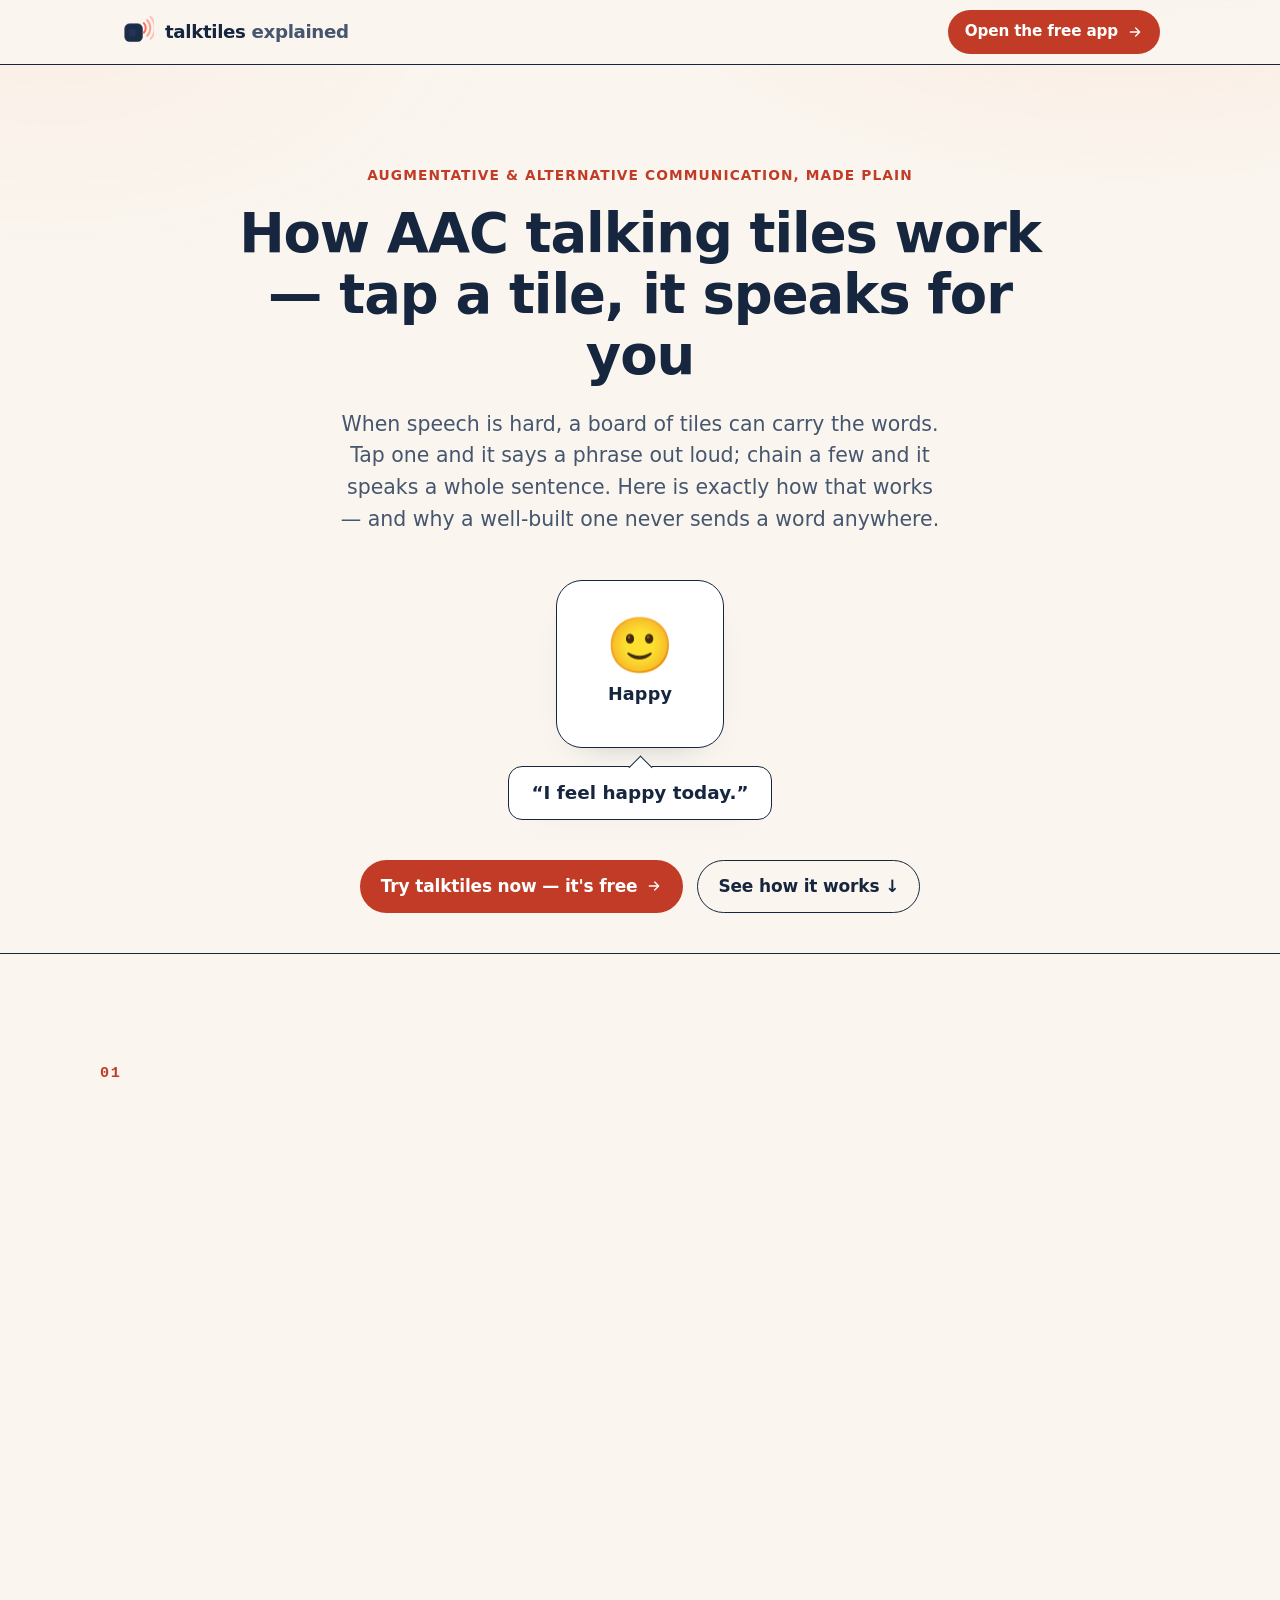
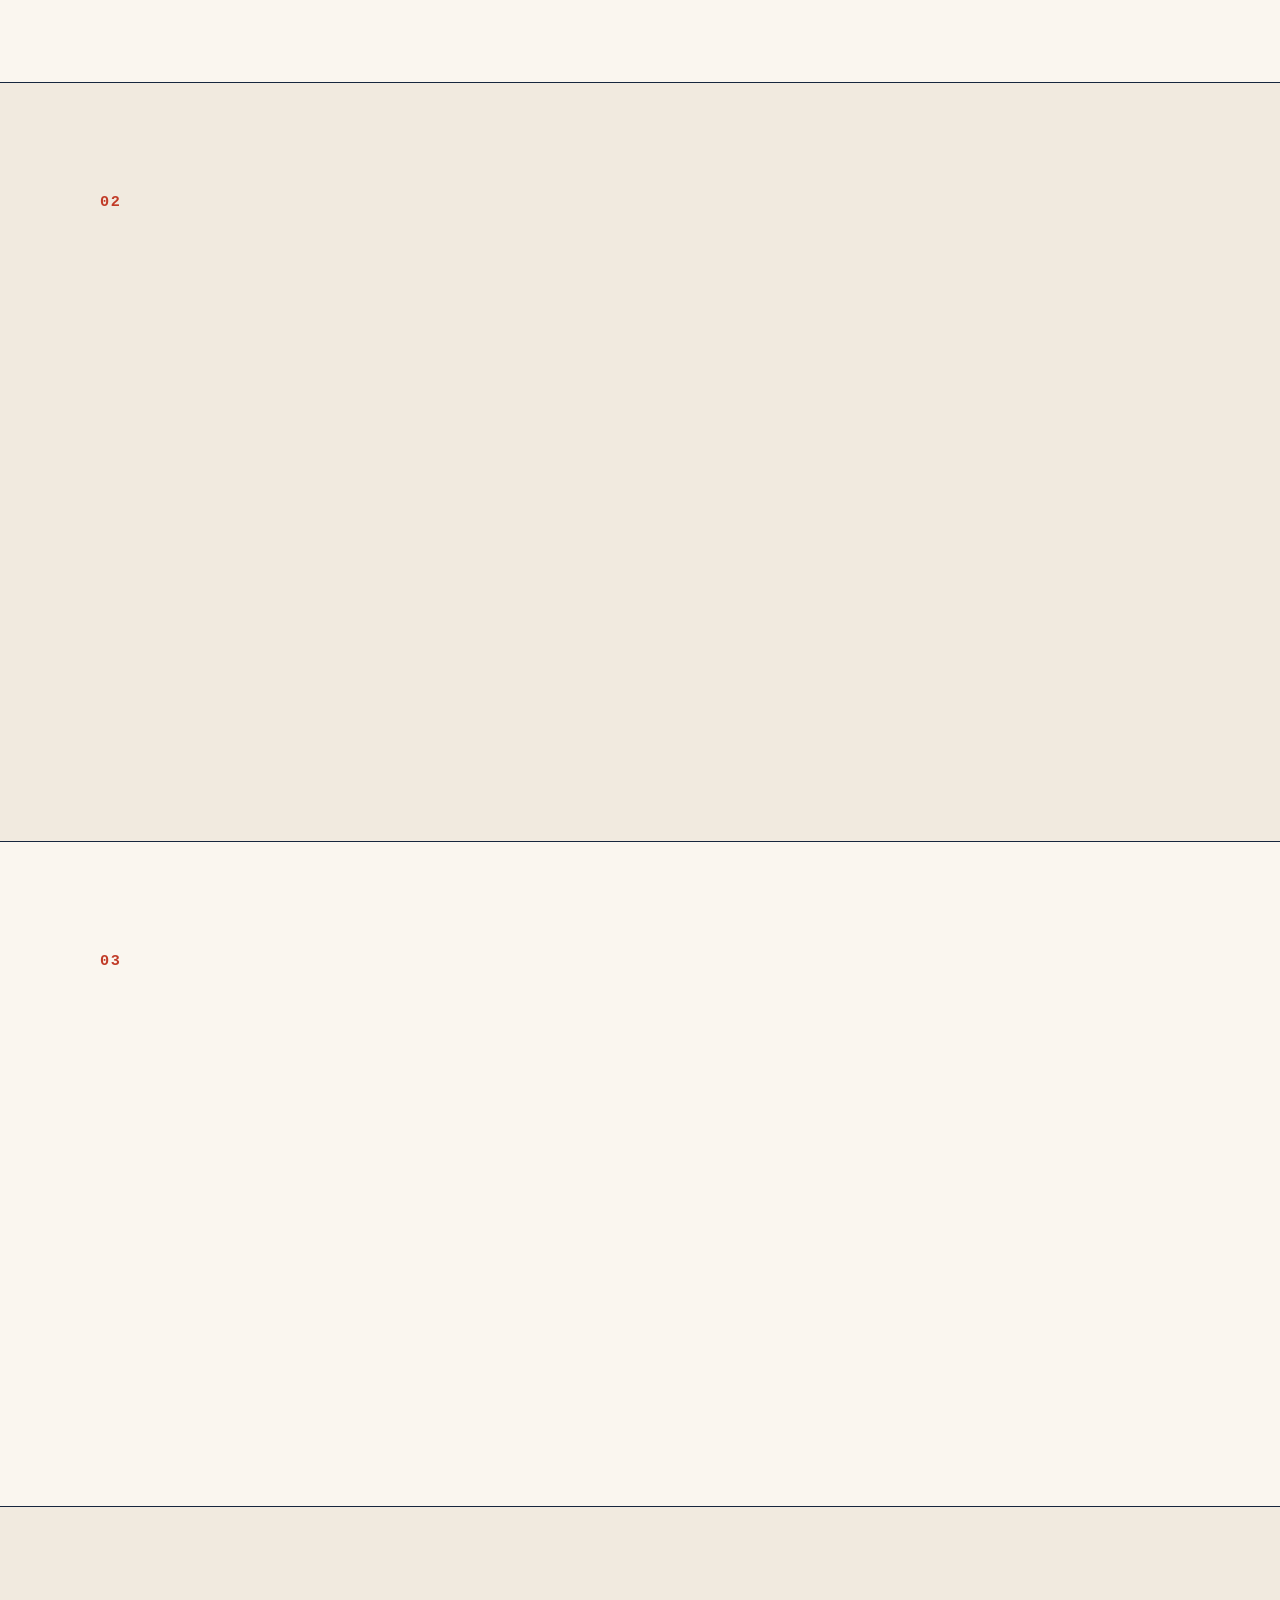
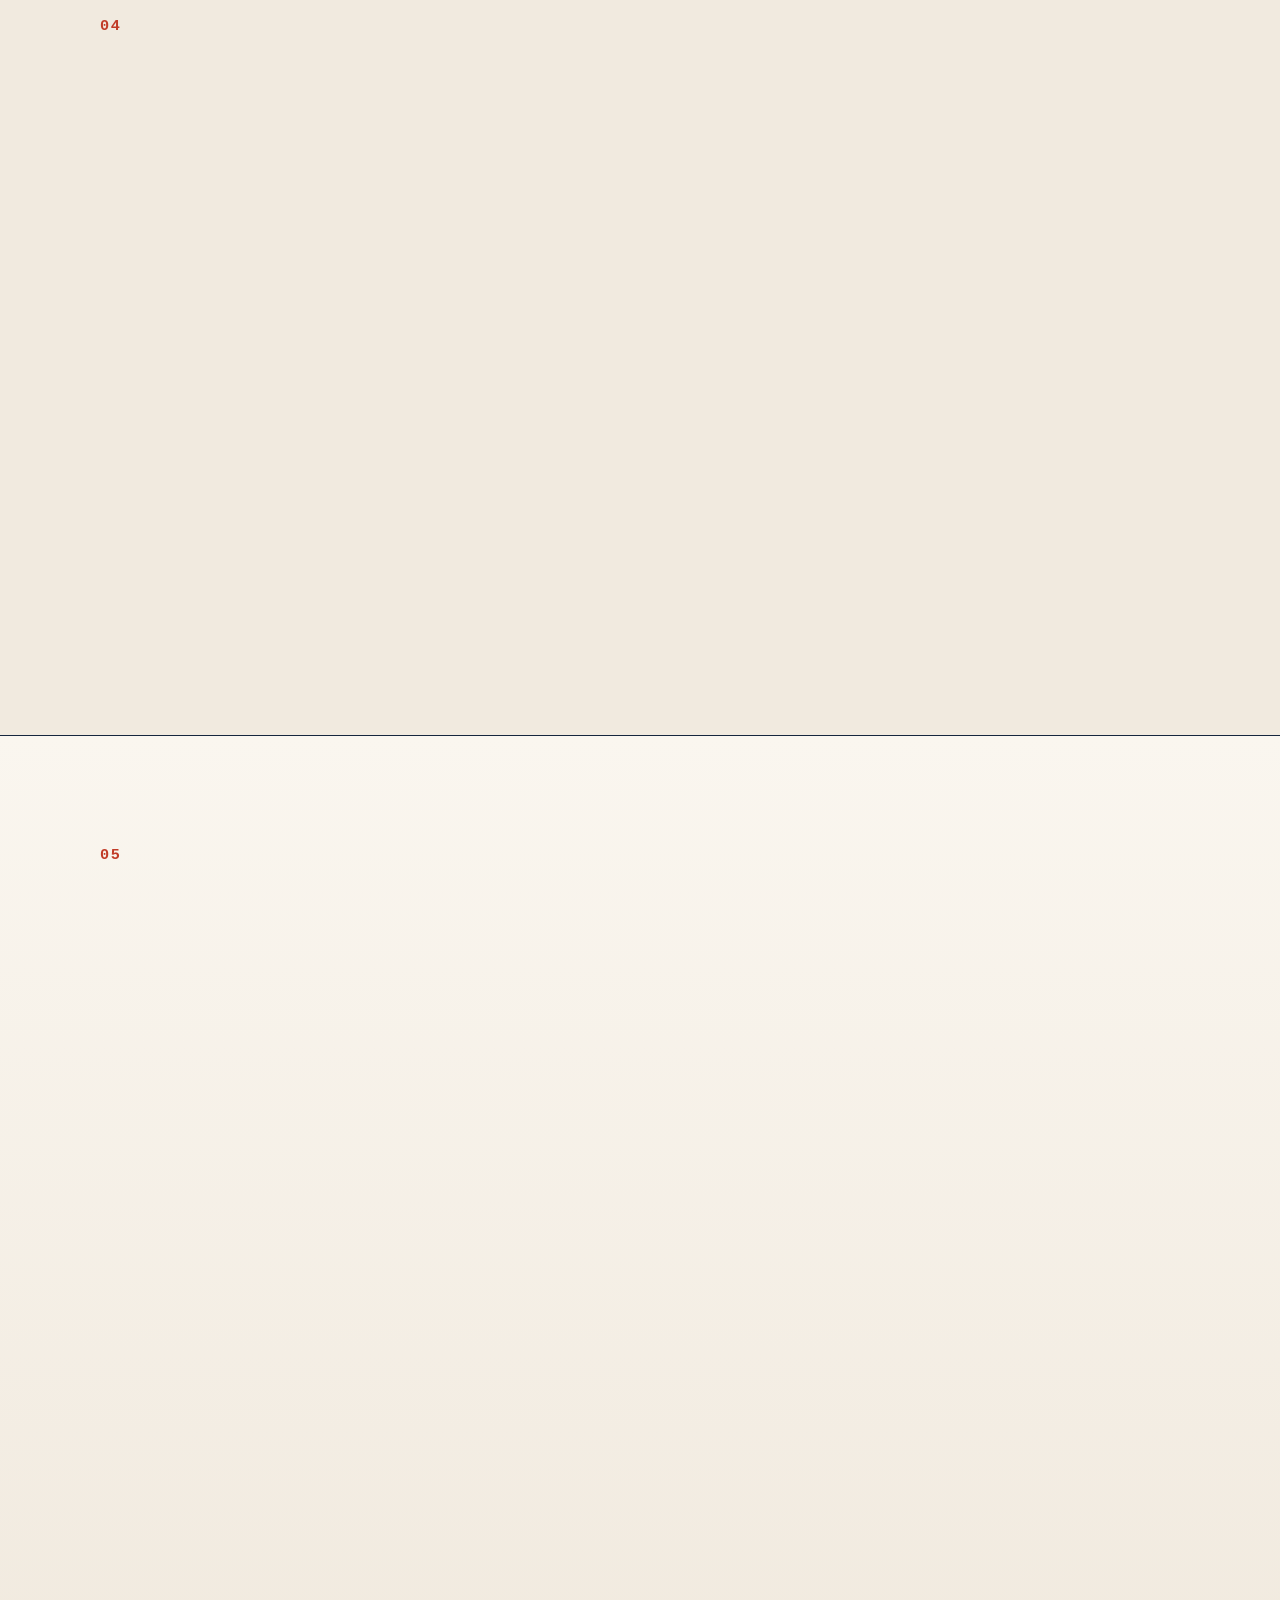
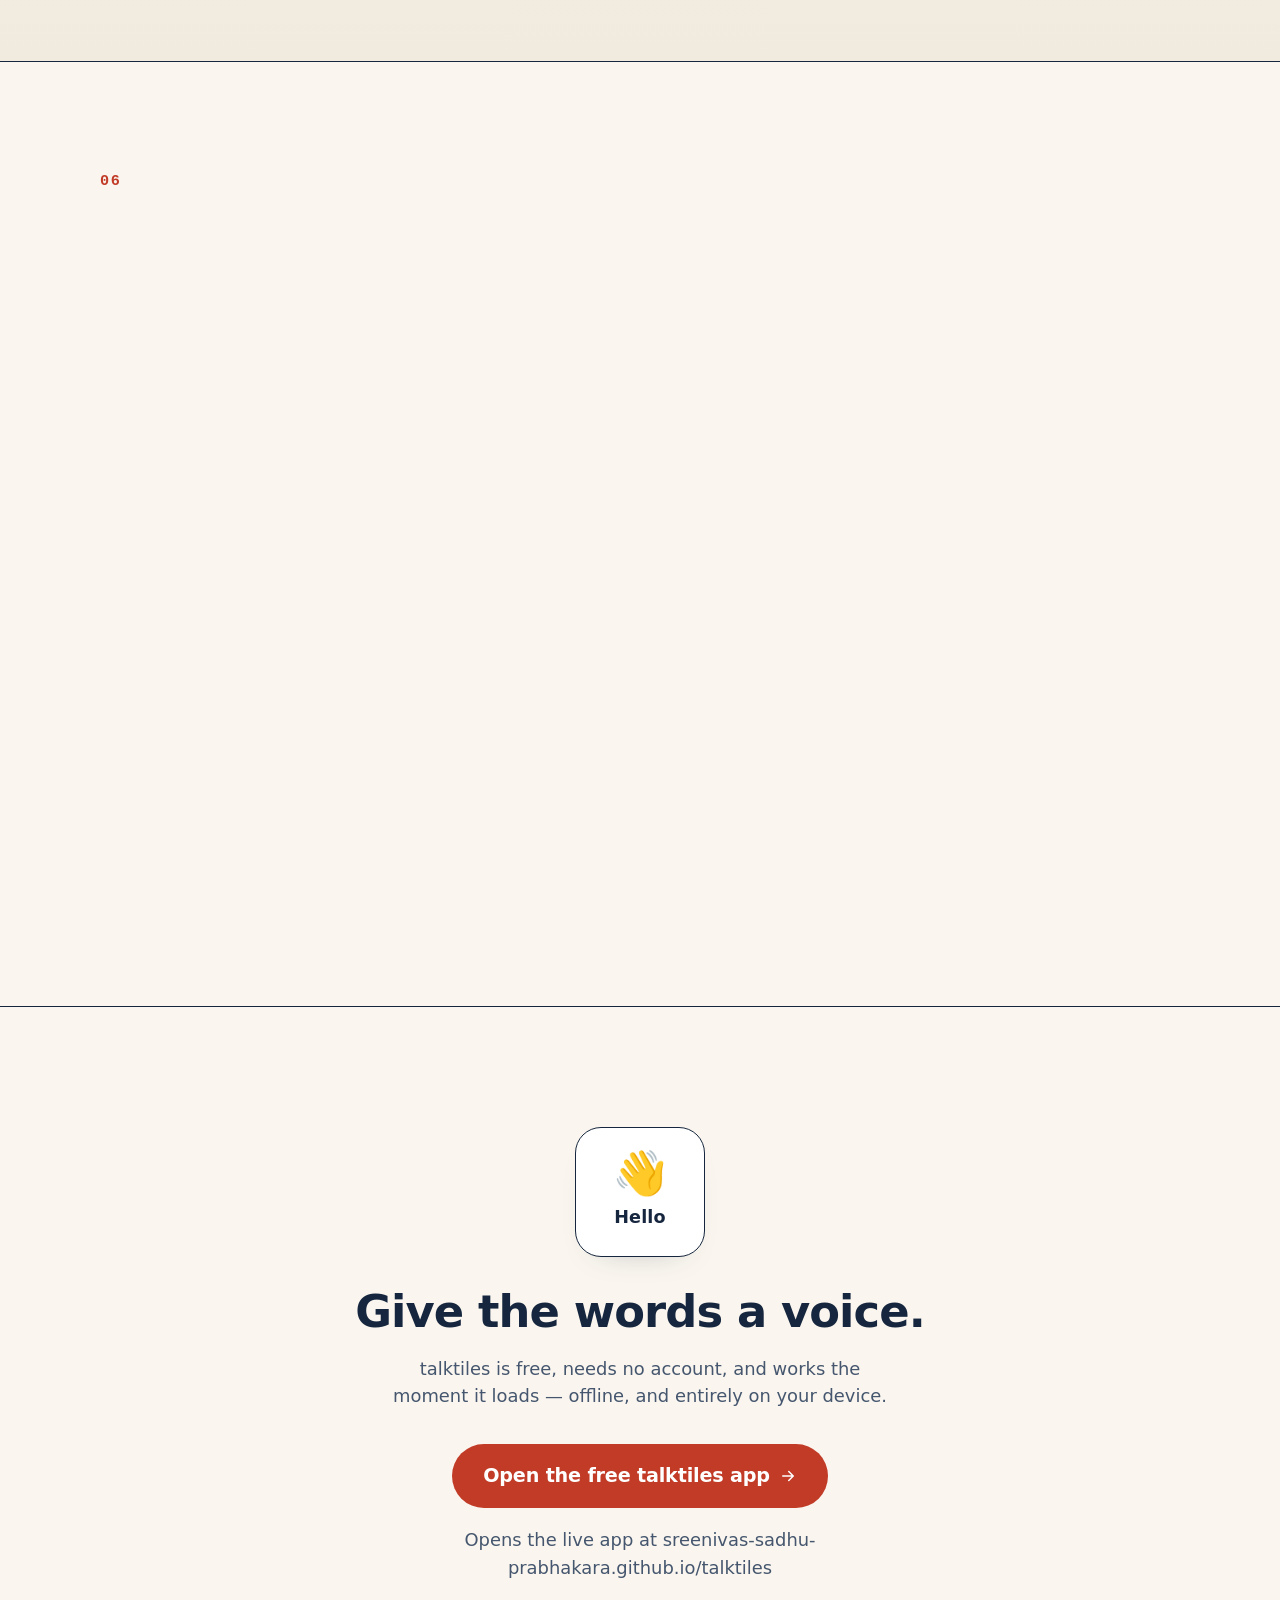
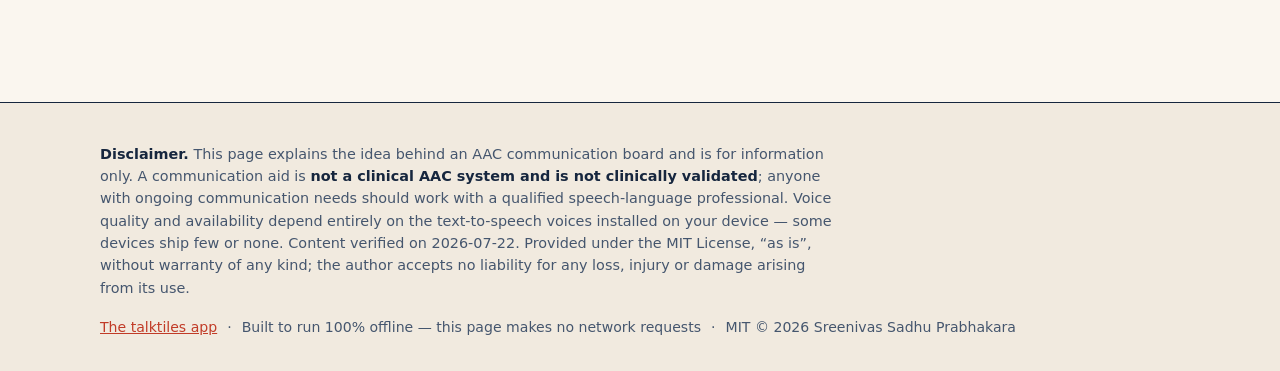
<file: index.html>
<!doctype html>
<html lang="en">
<head>
  <meta charset="utf-8">
  <meta name="viewport" content="width=device-width, initial-scale=1, viewport-fit=cover">
  <meta http-equiv="Content-Security-Policy" content="default-src 'self'; connect-src 'none'; img-src 'self' data:; base-uri 'none'; form-action 'none'; frame-ancestors 'none'; object-src 'none'">
  <title>How AAC talking tiles work — a visual explainer of tap-to-speak boards</title>
  <meta name="description" content="A short animated explainer of how a tap-to-speak AAC communication board works: emoji tiles that speak on your device, a sentence strip, the Fitzgerald colour key, and privacy enforced by the browser itself.">
  <meta name="color-scheme" content="dark light">
  <link rel="canonical" href="https://sreenivas-sadhu-prabhakara.github.io/talktiles-explained/">
  <meta name="robots" content="index, follow, max-image-preview:large">
  <meta name="author" content="Sreenivas Sadhu Prabhakara">
  <meta name="keywords" content="how AAC works, what is an AAC communication board, tap to speak explained, talking tiles, text to speech board, on-device speech synthesis, sentence strip, Fitzgerald key, private AAC, offline communication board">
  <meta name="theme-color" content="#0E1A2B" media="(prefers-color-scheme: dark)">
  <meta name="theme-color" content="#FAF6EF" media="(prefers-color-scheme: light)">

  <!-- Open Graph -->
  <meta property="og:type" content="website">
  <meta property="og:site_name" content="talktiles explained">
  <meta property="og:title" content="How AAC talking tiles work — a visual explainer">
  <meta property="og:description" content="An animated walkthrough of a tap-to-speak communication board: tiles that speak on your device, a sentence strip, and privacy the browser enforces for you.">
  <meta property="og:url" content="https://sreenivas-sadhu-prabhakara.github.io/talktiles-explained/">
  <meta property="og:locale" content="en_US">
  <meta property="og:image" content="https://sreenivas-sadhu-prabhakara.github.io/talktiles-explained/og-image.png">
  <meta property="og:image:width" content="1200">
  <meta property="og:image:height" content="630">
  <meta property="og:image:alt" content="How talking tiles speak for you — an AAC explainer">

  <!-- Twitter -->
  <meta name="twitter:card" content="summary_large_image">
  <meta name="twitter:title" content="How AAC talking tiles work — a visual explainer">
  <meta name="twitter:description" content="An animated walkthrough of a tap-to-speak communication board: tiles that speak on your device, a sentence strip, and privacy the browser enforces.">
  <meta name="twitter:image" content="https://sreenivas-sadhu-prabhakara.github.io/talktiles-explained/og-image.png">
  <meta name="twitter:image:alt" content="How talking tiles speak for you — an AAC explainer">

  <link rel="stylesheet" href="styles.css">
  <link rel="icon" href="favicon.svg" type="image/svg+xml">
  <link rel="apple-touch-icon" href="apple-touch-icon.png">
  <link rel="manifest" href="manifest.webmanifest">

  <script type="application/ld+json">
  {
    "@context": "https://schema.org",
    "@type": "WebApplication",
    "name": "talktiles explained",
    "description": "An animated explainer of how a tap-to-speak AAC communication board works: emoji tiles that speak on your device, a sentence strip that chains words, the Fitzgerald colour key, and privacy enforced by the browser's own security policy.",
    "url": "https://sreenivas-sadhu-prabhakara.github.io/talktiles-explained/",
    "applicationCategory": "EducationalApplication",
    "operatingSystem": "Any (modern web browser)",
    "browserRequirements": "Requires a modern web browser with JavaScript enabled.",
    "isAccessibleForFree": true,
    "offers": { "@type": "Offer", "price": "0", "priceCurrency": "USD" },
    "license": "https://opensource.org/licenses/MIT",
    "author": { "@type": "Person", "name": "Sreenivas Sadhu Prabhakara" },
    "softwareVersion": "0.1.0",
    "featureList": [
      "Animated explainer of tap-to-speak AAC tiles",
      "How the sentence strip chains tiles into a spoken sentence",
      "The Fitzgerald colour-key convention explained",
      "How on-device speech synthesis works",
      "Why privacy is enforced by the browser, not just promised",
      "Link to the free live talktiles app"
    ]
  }
  </script>
  <script type="application/ld+json">
  {
    "@context": "https://schema.org",
    "@type": "FAQPage",
    "mainEntity": [
      {
        "@type": "Question",
        "name": "What is an AAC communication board?",
        "acceptedAnswer": {
          "@type": "Answer",
          "text": "AAC stands for Augmentative and Alternative Communication. A communication board is a set of tiles, each with a picture and a phrase, that a non-speaking person taps to say what they mean. A talking board synthesises the phrase aloud using the device's own text-to-speech voice, so the tile literally speaks for the person."
        }
      },
      {
        "@type": "Question",
        "name": "How does a tap-to-speak board work without the internet?",
        "acceptedAnswer": {
          "@type": "Answer",
          "text": "The speech is generated on the device itself by the browser's built-in speechSynthesis feature, using voices already installed on the phone or computer. Because nothing is fetched from a server, the board keeps working with no signal at all — load it once and it runs fully offline."
        }
      },
      {
        "@type": "Question",
        "name": "Is a private AAC board really private, or is that just a claim?",
        "acceptedAnswer": {
          "@type": "Answer",
          "text": "In the talktiles app it is enforced, not merely promised. The page ships a Content-Security-Policy with connect-src set to none, which means the browser physically blocks every network request the page could make. Boards, custom tiles and settings live only in the browser's local storage; they cannot be uploaded because there is no path out."
        }
      },
      {
        "@type": "Question",
        "name": "Why does a talking board have no voice input?",
        "acceptedAnswer": {
          "@type": "Answer",
          "text": "Speech recognition in the browser ships your audio to the vendor's servers to be transcribed, which would break the privacy guarantee. Speaking out (speech synthesis) is done entirely on the device, so it is safe; listening in is not, so it is left out on purpose rather than faked."
        }
      }
    ]
  }
  </script>
</head>
<body>
  <a class="skip-link" href="#story">Skip to the explainer</a>

  <!-- ============ TOP BAR ============ -->
  <header class="top">
    <div class="top__row">
      <a class="brand" href="#top" aria-label="talktiles explained — top">
        <svg class="brand__mark" viewBox="0 0 100 100" aria-hidden="true">
          <rect x="14" y="26" width="52" height="52" rx="14" fill="#1B2C47" stroke="#2C3F5F" stroke-width="2"/>
          <rect x="26" y="42" width="20" height="20" rx="4" fill="#22345A"/>
          <path d="M70 24a20 20 0 0 1 0 28" fill="none" stroke="#FF6B57" stroke-width="6" stroke-linecap="round"/>
          <path d="M80 15a34 34 0 0 1 0 46" fill="none" stroke="#FF6B57" stroke-width="6" stroke-linecap="round" opacity="0.6"/>
          <path d="M90 6a48 48 0 0 1 0 64" fill="none" stroke="#FF6B57" stroke-width="6" stroke-linecap="round" opacity="0.36"/>
        </svg>
        <span class="brand__word">talktiles<span class="brand__sub"> explained</span></span>
      </a>
      <a class="btn btn--cta top__cta" href="https://sreenivas-sadhu-prabhakara.github.io/talktiles/">
        Open the free app
        <svg viewBox="0 0 24 24" width="16" height="16" aria-hidden="true"><path d="M5 12h13M13 6l6 6-6 6" fill="none" stroke="currentColor" stroke-width="2" stroke-linecap="round" stroke-linejoin="round"/></svg>
      </a>
    </div>
  </header>

  <main id="top">
    <!-- ============ HERO / HOOK ============ -->
    <section class="hero" aria-labelledby="h1">
      <div class="hero__inner">
        <p class="eyebrow">Augmentative &amp; Alternative Communication, made plain</p>
        <h1 id="h1">How AAC talking tiles work — tap a tile, it speaks for you</h1>
        <p class="lede">
          When speech is hard, a board of tiles can carry the words. Tap one and it says
          a phrase out loud; chain a few and it speaks a whole sentence. Here is exactly
          how that works — and why a well-built one never sends a word anywhere.
        </p>

        <!-- The hero motif: a live speaking tile with coral sound-arcs -->
        <div class="hero__demo" role="img" aria-label="A tile showing a smiling face is mid-speech, coral sound-arcs radiating from its corner while it says the phrase 'I feel happy today.'">
          <div class="demotile" id="demoTile">
            <span class="demotile__emoji">🙂</span>
            <span class="demotile__label">Happy</span>
            <svg class="arcs" viewBox="0 0 24 24" aria-hidden="true">
              <path class="arc arc1" d="M13 6a6 6 0 0 1 0 12"/>
              <path class="arc arc2" d="M16 3a10 10 0 0 1 0 18"/>
              <path class="arc arc3" d="M19 0a14 14 0 0 1 0 24"/>
            </svg>
          </div>
          <p class="speechbubble" id="speechBubble">“I feel happy today.”</p>
        </div>

        <div class="hero__cues">
          <a class="btn btn--cta" href="https://sreenivas-sadhu-prabhakara.github.io/talktiles/">
            Try talktiles now — it's free
            <svg viewBox="0 0 24 24" width="16" height="16" aria-hidden="true"><path d="M5 12h13M13 6l6 6-6 6" fill="none" stroke="currentColor" stroke-width="2" stroke-linecap="round" stroke-linejoin="round"/></svg>
          </a>
          <a class="btn btn--ghost" href="#story">See how it works ↓</a>
        </div>
      </div>
    </section>

    <div id="story"></div>

    <!-- ============ 1. THE PROBLEM ============ -->
    <section class="scene" aria-labelledby="s1">
      <div class="scene__inner">
        <span class="scene__num">01</span>
        <h2 id="s1">The problem: the words are there, the voice isn't</h2>
        <p class="scene__body">
          After a stroke, with aphasia, for an autistic child still finding speech, or
          after a laryngectomy — the thoughts are whole, but saying them aloud is the
          part that breaks. Pointing, writing, or waiting for someone to guess is slow
          and exhausting. A communication board turns <em>knowing what you want to say</em>
          into <em>one tap</em>.
        </p>
        <div class="scene__figure">
          <div class="thoughtline" aria-hidden="true">
            <div class="thought">
              <span class="thought__head">I want to say</span>
              <span class="thought__word">“water”</span>
            </div>
            <svg class="thought__gap" viewBox="0 0 120 40" aria-hidden="true">
              <path class="dashpath" d="M4 20 H116" fill="none" stroke="var(--coral)" stroke-width="3" stroke-linecap="round" stroke-dasharray="2 10"/>
              <path d="M104 12l12 8-12 8" fill="none" stroke="var(--coral)" stroke-width="3" stroke-linecap="round" stroke-linejoin="round"/>
            </svg>
            <div class="thought thought--out">
              <span class="thought__head">…but it comes out</span>
              <span class="thought__word thought__word--silent">— silence —</span>
            </div>
          </div>
          <p class="figcap">A board bridges that gap. It doesn't invent the words; it just gives them a voice.</p>
        </div>
      </div>
    </section>

    <!-- ============ 2. HOW: THE SPEAKING TILE ============ -->
    <section class="scene scene--alt" aria-labelledby="s2">
      <div class="scene__inner">
        <span class="scene__num">02</span>
        <h2 id="s2">How it works: a tile is a phrase, plus a picture, plus a voice</h2>
        <p class="scene__body">
          Every tile holds three things — an <strong>emoji</strong> you can recognise at a
          glance, a short <strong>label</strong> to read, and the full <strong>phrase it
          speaks</strong>. Tap it and the device says the whole phrase aloud. The coral
          arcs are the visible “it's talking now” signal, so the feedback isn't sound-only.
        </p>
        <div class="scene__figure">
          <div class="tilerow" role="list" aria-label="Example tiles that each speak a phrase when tapped">
            <button class="xtile" role="listitem" data-say="I would like a drink of water, please." type="button">
              <span class="xtile__stripe" data-fitz="noun"></span>
              <span class="xtile__emoji">💧</span>
              <span class="xtile__label">Water</span>
              <svg class="xtile__arcs" viewBox="0 0 24 24" aria-hidden="true"><path d="M13 6a6 6 0 0 1 0 12"/><path d="M16 3a10 10 0 0 1 0 18"/><path d="M19 0a14 14 0 0 1 0 24"/></svg>
            </button>
            <button class="xtile" role="listitem" data-say="I am in pain and it is bad." type="button">
              <span class="xtile__stripe" data-fitz="descriptor"></span>
              <span class="xtile__emoji">🤕</span>
              <span class="xtile__label">In pain</span>
              <svg class="xtile__arcs" viewBox="0 0 24 24" aria-hidden="true"><path d="M13 6a6 6 0 0 1 0 12"/><path d="M16 3a10 10 0 0 1 0 18"/><path d="M19 0a14 14 0 0 1 0 24"/></svg>
            </button>
            <button class="xtile" role="listitem" data-say="Thank you very much." type="button">
              <span class="xtile__stripe" data-fitz="social"></span>
              <span class="xtile__emoji">🙏</span>
              <span class="xtile__label">Thank you</span>
              <svg class="xtile__arcs" viewBox="0 0 24 24" aria-hidden="true"><path d="M13 6a6 6 0 0 1 0 12"/><path d="M16 3a10 10 0 0 1 0 18"/><path d="M19 0a14 14 0 0 1 0 24"/></svg>
            </button>
          </div>
          <p class="figcap" id="tapHint">These are live. Tap a tile — if your device has a voice installed, it will speak. Otherwise, watch the arcs and caption.</p>
          <p class="tilecaption" id="tileCaption" aria-live="polite" hidden></p>
        </div>
      </div>
    </section>

    <!-- ============ 3. THE SENTENCE STRIP ============ -->
    <section class="scene" aria-labelledby="s3">
      <div class="scene__inner">
        <span class="scene__num">03</span>
        <h2 id="s3">Chaining tiles: the sentence strip</h2>
        <p class="scene__body">
          One tile is a phrase. For anything longer, tiles drop onto a
          <strong>sentence strip</strong>: tap, tap, tap to build a line, then press
          <em>Speak</em> and the whole sentence is read at once. It concatenates short
          words — no grammar engine pretending to conjugate — which keeps it honest and
          predictable.
        </p>
        <div class="scene__figure">
          <div class="strip" aria-label="A sentence strip filling with words, then speaking the whole line">
            <div class="strip__slots" id="stripSlots">
              <span class="strip__chip" data-i="0">I</span>
              <span class="strip__chip" data-i="1">want</span>
              <span class="strip__chip" data-i="2">water</span>
              <span class="strip__chip" data-i="3">please</span>
            </div>
            <span class="strip__speak" id="stripSpeak" aria-hidden="true">
              <svg viewBox="0 0 24 24" width="18" height="18"><path d="M4 9v6h4l5 4V5L8 9H4z" fill="currentColor"/><path d="M16 8a5 5 0 0 1 0 8" fill="none" stroke="currentColor" stroke-width="2" stroke-linecap="round"/></svg>
              Speak
            </span>
          </div>
          <p class="figcap">The strip says exactly what's on it — “I want water please” — in the order you tapped. Backspace fixes a slip; clear starts over.</p>
        </div>
      </div>
    </section>

    <!-- ============ 4. THE FITZGERALD COLOUR KEY ============ -->
    <section class="scene scene--alt" aria-labelledby="s4">
      <div class="scene__inner">
        <span class="scene__num">04</span>
        <h2 id="s4">The colour key: a thin stripe that speeds recognition</h2>
        <p class="scene__body">
          Each tile carries a slim edge-stripe following the <strong>modified Fitzgerald
          Key</strong>, a long-standing AAC convention (Thistle &amp; Wilkinson, 2009):
          people, actions, describing words, things, and social words each get a
          consistent colour. Over time the colour itself becomes a shortcut to the right
          part of the board. The stripe is deliberately muted — never the only signal,
          always paired with the word and picture.
        </p>
        <div class="scene__figure">
          <ul class="keylist" aria-label="The Fitzgerald colour key categories">
            <li><span class="key__swatch" data-fitz="people"></span><span class="key__name">People</span><span class="key__eg">I, you, mum, nurse</span></li>
            <li><span class="key__swatch" data-fitz="action"></span><span class="key__name">Actions</span><span class="key__eg">want, go, help, stop</span></li>
            <li><span class="key__swatch" data-fitz="descriptor"></span><span class="key__name">Describing</span><span class="key__eg">hot, tired, more, bad</span></li>
            <li><span class="key__swatch" data-fitz="noun"></span><span class="key__name">Things</span><span class="key__eg">water, food, phone</span></li>
            <li><span class="key__swatch" data-fitz="social"></span><span class="key__name">Social</span><span class="key__eg">yes, please, thank you</span></li>
            <li><span class="key__swatch" data-fitz="question"></span><span class="key__name">Questions</span><span class="key__eg">who, what, where</span></li>
          </ul>
          <p class="figcap">Colour is a helper, not a code you must memorise: state is never colour-only — the label is always right there.</p>
        </div>
      </div>
    </section>

    <!-- ============ 5. THE PRIVACY GUARANTEE ============ -->
    <section class="scene scene--privacy" aria-labelledby="s5">
      <div class="scene__inner">
        <span class="scene__num">05</span>
        <h2 id="s5">Private by construction: the browser blocks the exit</h2>
        <p class="scene__body">
          A communication board holds some of the most personal things a person says.
          Most “private” apps ask you to trust a promise. talktiles makes the browser
          enforce it: the page ships a Content-Security-Policy with
          <code>connect-src 'none'</code>. That single line means the page
          <strong>cannot</strong> open a network connection — no upload, no analytics, no
          “phone home” — even if it tried.
        </p>
        <div class="scene__figure">
          <div class="vault" aria-label="A diagram: the board and its voice sit inside the device; a blocked arrow shows that nothing can leave to the network">
            <div class="vault__inside">
              <span class="vault__title">Your device</span>
              <div class="vault__chips">
                <span class="vchip">🗂️ Your boards</span>
                <span class="vchip">🔊 On-device voice</span>
                <span class="vchip">⚙️ Your settings</span>
              </div>
            </div>
            <div class="vault__barrier" aria-hidden="true">
              <svg class="vault__arrow" viewBox="0 0 80 40"><path d="M4 20 H60" fill="none" stroke="var(--coral)" stroke-width="4" stroke-linecap="round"/><path d="M50 10l14 10-14 10" fill="none" stroke="var(--coral)" stroke-width="4" stroke-linecap="round" stroke-linejoin="round"/></svg>
              <span class="vault__block">
                <svg viewBox="0 0 40 40" width="40" height="40" aria-hidden="true"><circle cx="20" cy="20" r="17" fill="none" stroke="var(--danger)" stroke-width="4"/><path d="M9 9l22 22" stroke="var(--danger)" stroke-width="4" stroke-linecap="round"/></svg>
                <span class="vault__blocktext">BLOCKED<br><small>connect-src&nbsp;'none'</small></span>
              </span>
            </div>
            <div class="vault__outside">
              <span class="vault__title vault__title--dim">The network</span>
              <span class="vchip vchip--dim">☁️ Servers</span>
            </div>
          </div>
          <p class="figcap">
            Because there's no way out, there's also no need for signal: load it once and it
            keeps working offline. <strong>The absence of a feature is the guarantee.</strong>
          </p>
        </div>
      </div>
    </section>

    <!-- ============ 6. SHORT FEATURE TOUR ============ -->
    <section class="scene" aria-labelledby="s6">
      <div class="scene__inner">
        <span class="scene__num">06</span>
        <h2 id="s6">What else is in the app</h2>
        <div class="feat">
          <article class="feat__card">
            <span class="feat__ico" aria-hidden="true">⚡</span>
            <h3>Always-on Quick bar</h3>
            <p>Yes · No · Help · Stop · Wait · More pinned at the top — one tap, positions never move, so muscle memory works.</p>
          </article>
          <article class="feat__card">
            <span class="feat__ico" aria-hidden="true">🛠️</span>
            <h3>Caregiver mode</h3>
            <p>Long-press to unlock, then add, edit and reorder tiles. Edits are append-only so existing positions stay stable for motor planning.</p>
          </article>
          <article class="feat__card">
            <span class="feat__ico" aria-hidden="true">🎚️</span>
            <h3>Honest voice picker</h3>
            <p>Defaults to voices that run on your device; vendor cloud voices are hidden behind a clearly-labelled toggle. Speed and pitch sliders too.</p>
          </article>
          <article class="feat__card">
            <span class="feat__ico" aria-hidden="true">📤</span>
            <h3>Export &amp; paper backup</h3>
            <p>The whole board saves as a JSON file to move between devices, plus a print-friendly paper copy for when a screen isn't handy.</p>
          </article>
          <article class="feat__card">
            <span class="feat__ico" aria-hidden="true">⌨️</span>
            <h3>Keyboard &amp; large targets</h3>
            <p>Arrow-key grid navigation, Enter to speak, visible focus rings, a 3-step tile-size control, and reduced-motion respected.</p>
          </article>
          <article class="feat__card">
            <span class="feat__ico" aria-hidden="true">🎨</span>
            <h3>120-phrase starter board</h3>
            <p>Ten categories, ready to use with zero setup — Quick, Needs, Feelings, Food, People, Actions, Places, Questions and more.</p>
          </article>
        </div>
      </div>
    </section>

    <!-- ============ CTA ============ -->
    <section class="cta" aria-labelledby="ctah">
      <div class="cta__inner">
        <div class="cta__mark" aria-hidden="true">
          <div class="demotile demotile--cta">
            <span class="demotile__emoji">👋</span>
            <span class="demotile__label">Hello</span>
            <svg class="arcs" viewBox="0 0 24 24"><path class="arc arc1" d="M13 6a6 6 0 0 1 0 12"/><path class="arc arc2" d="M16 3a10 10 0 0 1 0 18"/><path class="arc arc3" d="M19 0a14 14 0 0 1 0 24"/></svg>
          </div>
        </div>
        <h2 id="ctah">Give the words a voice.</h2>
        <p>talktiles is free, needs no account, and works the moment it loads — offline, and entirely on your device.</p>
        <a class="btn btn--cta btn--big" href="https://sreenivas-sadhu-prabhakara.github.io/talktiles/">
          Open the free talktiles app
          <svg viewBox="0 0 24 24" width="18" height="18" aria-hidden="true"><path d="M5 12h13M13 6l6 6-6 6" fill="none" stroke="currentColor" stroke-width="2" stroke-linecap="round" stroke-linejoin="round"/></svg>
        </a>
        <p class="cta__note">Opens the live app at sreenivas-sadhu-prabhakara.github.io/talktiles</p>
      </div>
    </section>
  </main>

  <!-- ============ FOOTER + DISCLAIMER ============ -->
  <footer class="foot">
    <div class="foot__inner">
      <p class="foot__disc">
        <strong>Disclaimer.</strong> This page explains the idea behind an AAC
        communication board and is for information only. A communication aid is
        <strong>not a clinical AAC system and is not clinically validated</strong>; anyone
        with ongoing communication needs should work with a qualified speech-language
        professional. Voice quality and availability depend entirely on the text-to-speech
        voices installed on your device — some devices ship few or none. Content verified
        on <time datetime="2026-07-22">2026-07-22</time>. Provided under the MIT License,
        “as is”, without warranty of any kind; the author accepts no liability for any
        loss, injury or damage arising from its use.
      </p>
      <p class="foot__meta">
        <a href="https://sreenivas-sadhu-prabhakara.github.io/talktiles/">The talktiles app</a>
        <span aria-hidden="true">·</span>
        Built to run 100% offline — this page makes no network requests
        <span aria-hidden="true">·</span>
        MIT © 2026 Sreenivas Sadhu Prabhakara
      </p>
    </div>
  </footer>

  <script src="app.js"></script>
</body>
</html>
</file>
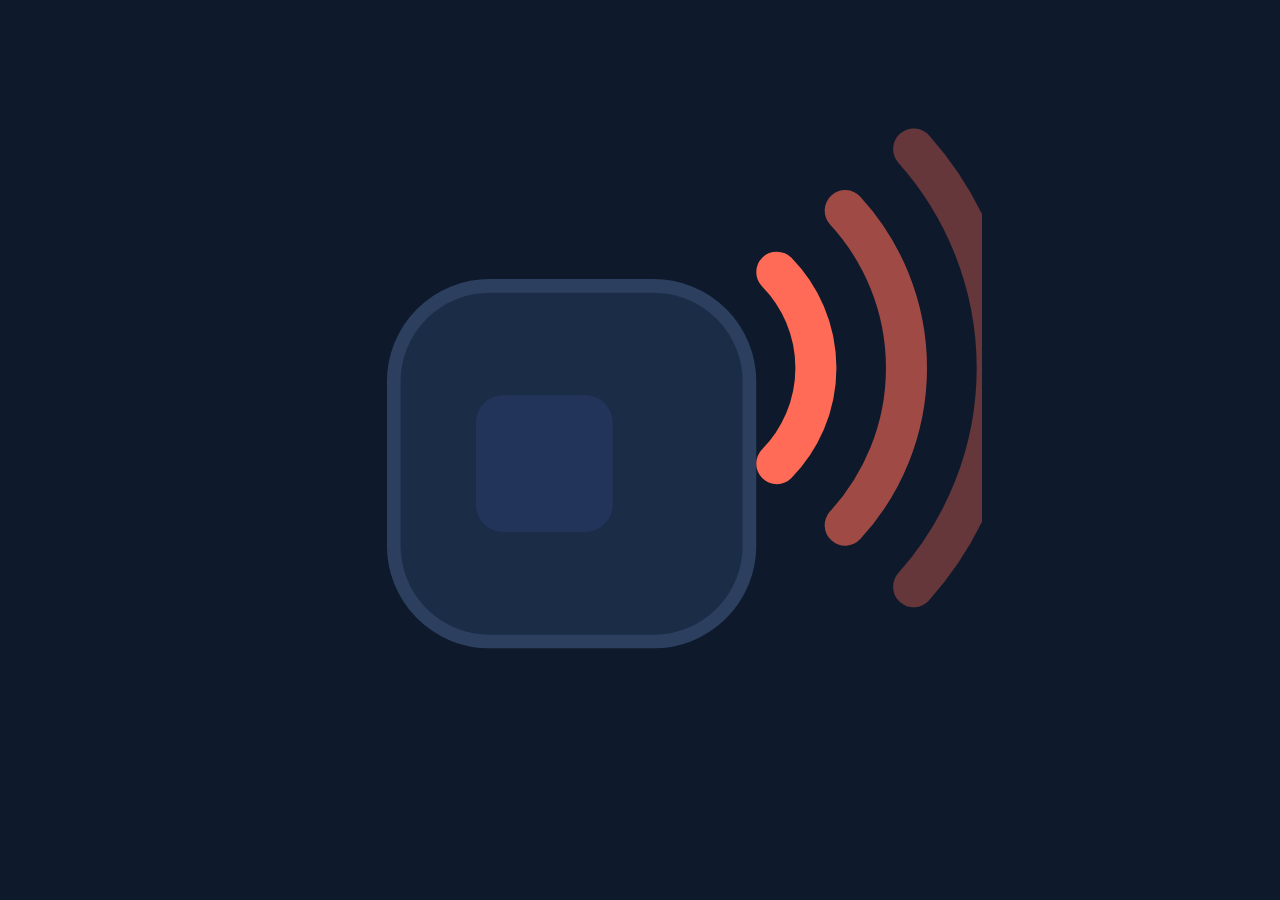
<file: assets/icon.html>
<!doctype html>
<html lang="en">
<head>
<meta charset="utf-8">
<style>
  * { box-sizing: border-box; margin: 0; padding: 0; }
  html, body { width: 100%; height: 100%; overflow: hidden; background: #0E1A2B; }
  body { display: grid; place-items: center; }
  /* 12% safe padding -> art fills middle 76vmin */
  .art { width: 76vmin; height: 76vmin; display: block; }
</style>
</head>
<body>
  <svg class="art" viewBox="0 0 100 100" aria-hidden="true">
    <rect x="14" y="26" width="52" height="52" rx="14" fill="#1B2C47" stroke="#2C3F5F" stroke-width="2"/>
    <rect x="26" y="42" width="20" height="20" rx="4" fill="#22345A"/>
    <path d="M70 24a20 20 0 0 1 0 28" fill="none" stroke="#FF6B57" stroke-width="6" stroke-linecap="round"/>
    <path d="M80 15a34 34 0 0 1 0 46" fill="none" stroke="#FF6B57" stroke-width="6" stroke-linecap="round" opacity="0.6"/>
    <path d="M90 6a48 48 0 0 1 0 64" fill="none" stroke="#FF6B57" stroke-width="6" stroke-linecap="round" opacity="0.36"/>
  </svg>
</body>
</html>
</file>
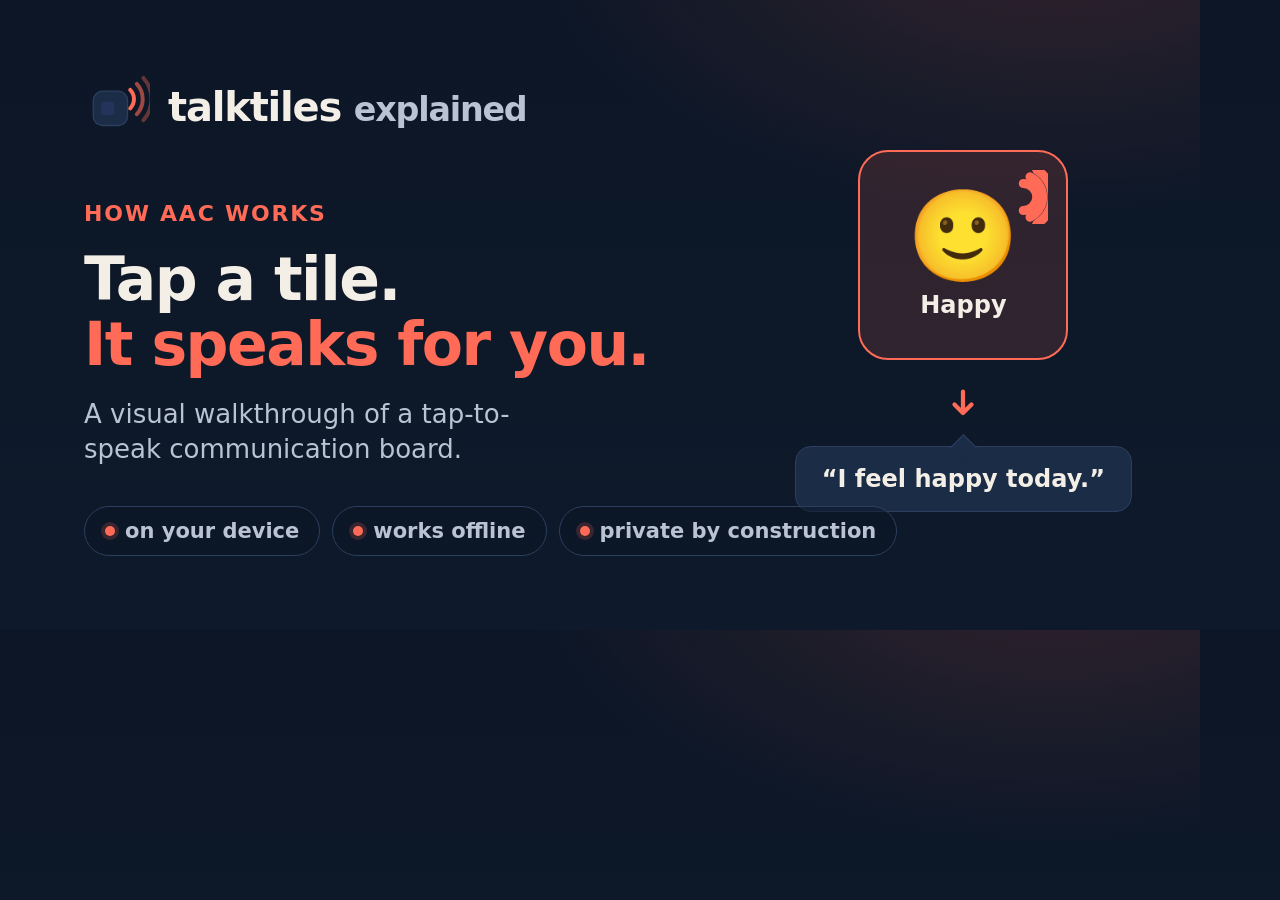
<file: assets/og.html>
<!doctype html>
<html lang="en">
<head>
<meta charset="utf-8">
<style>
  :root {
    --bg: #0E1A2B; --tile: #1B2C47; --tile-dim: #172440; --line: #2C3F5F;
    --ink: #F4EFE6; --ink-dim: #B9C3D2; --coral: #FF6B57;
    --sans: -apple-system, "Segoe UI", Roboto, "Noto Sans", system-ui, Helvetica, Arial, sans-serif;
  }
  * { box-sizing: border-box; margin: 0; padding: 0; }
  html, body { width: 1200px; height: 630px; overflow: hidden; }
  body {
    position: relative; font-family: var(--sans); color: var(--ink);
    background:
      radial-gradient(900px 480px at 88% -12%, rgba(255,107,87,0.16), transparent 60%),
      linear-gradient(180deg, #0c1626 0%, #0E1A2B 100%);
    -webkit-font-smoothing: antialiased;
  }
  .frame { position: absolute; inset: 0; padding: 74px 84px; display: flex; flex-direction: column; justify-content: space-between; }

  .brand { display: flex; align-items: center; gap: 18px; }
  .brand svg { width: 66px; height: 66px; }
  .wordmark { font-size: 40px; font-weight: 800; letter-spacing: -0.03em; }
  .wordmark small { color: var(--ink-dim); font-weight: 700; }

  .headline { max-width: 640px; }
  .headline .kicker { font-size: 22px; font-weight: 800; letter-spacing: 0.08em; text-transform: uppercase; color: var(--coral); margin-bottom: 18px; }
  .headline h1 { font-size: 60px; font-weight: 800; line-height: 1.08; letter-spacing: -0.025em; }
  .headline .accent { color: var(--coral); }
  .headline p { margin-top: 20px; font-size: 26px; font-weight: 500; color: var(--ink-dim); line-height: 1.35; max-width: 28ch; }

  .chips { display: flex; gap: 12px; }
  .chip {
    display: inline-flex; align-items: center; gap: 10px;
    padding: 12px 20px; border: 1px solid var(--line); border-radius: 999px;
    background: rgba(11,21,36,0.5); font-size: 21px; font-weight: 600; color: var(--ink-dim);
  }
  .chip .dot { width: 10px; height: 10px; border-radius: 50%; background: var(--coral); box-shadow: 0 0 0 4px rgba(255,107,87,0.18); }

  /* the flow on the right: a live tile -> speech bubble (the explainer idea) */
  .flow { position: absolute; right: 68px; top: 150px; display: flex; flex-direction: column; align-items: center; gap: 26px; }
  .otile {
    position: relative; width: 210px; height: 210px; border-radius: 30px;
    background: rgba(255,107,87,0.14); border: 2px solid var(--coral);
    display: flex; flex-direction: column; align-items: center; justify-content: center; gap: 10px;
  }
  .otile .emoji { font-size: 90px; line-height: 1; }
  .otile .lab { font-weight: 800; font-size: 24px; }
  .otile .arcs { position: absolute; top: 18px; right: 18px; width: 54px; height: 54px; }
  .otile .arcs path { fill: none; stroke: var(--coral); stroke-width: 4; stroke-linecap: round; }
  .down { color: var(--coral); }
  .bubble {
    position: relative; background: var(--tile); border: 1px solid var(--line);
    padding: 18px 26px; border-radius: 16px; font-weight: 700; font-size: 24px;
  }
  .bubble::before { content: ""; position: absolute; top: -9px; left: 50%; margin-left: -9px; width: 18px; height: 18px; background: var(--tile); border-left: 1px solid var(--line); border-top: 1px solid var(--line); transform: rotate(45deg); }
</style>
</head>
<body>
  <!-- the explainer flow: tile speaks -> words come out -->
  <div class="flow" aria-hidden="true">
    <div class="otile">
      <span class="emoji">🙂</span>
      <span class="lab">Happy</span>
      <svg class="arcs" viewBox="0 0 24 24"><path d="M13 6a6 6 0 0 1 0 12"/><path d="M16 3a10 10 0 0 1 0 18"/><path d="M19 0a14 14 0 0 1 0 24"/></svg>
    </div>
    <svg class="down" width="34" height="34" viewBox="0 0 24 24"><path d="M12 4v14M6 13l6 6 6-6" fill="none" stroke="currentColor" stroke-width="3" stroke-linecap="round" stroke-linejoin="round"/></svg>
    <div class="bubble">“I feel happy today.”</div>
  </div>

  <div class="frame">
    <div class="brand">
      <svg viewBox="0 0 100 100" aria-hidden="true">
        <rect x="14" y="26" width="52" height="52" rx="14" fill="#1B2C47" stroke="#2C3F5F" stroke-width="2"/>
        <rect x="26" y="42" width="20" height="20" rx="4" fill="#22345A"/>
        <path d="M70 24a20 20 0 0 1 0 28" fill="none" stroke="#FF6B57" stroke-width="6" stroke-linecap="round"/>
        <path d="M80 15a34 34 0 0 1 0 46" fill="none" stroke="#FF6B57" stroke-width="6" stroke-linecap="round" opacity="0.6"/>
        <path d="M90 6a48 48 0 0 1 0 64" fill="none" stroke="#FF6B57" stroke-width="6" stroke-linecap="round" opacity="0.36"/>
      </svg>
      <span class="wordmark">talktiles <small>explained</small></span>
    </div>

    <div class="headline">
      <p class="kicker">How AAC works</p>
      <h1>Tap a tile.<br><span class="accent">It speaks for you.</span></h1>
      <p>A visual walkthrough of a tap-to-speak communication board.</p>
    </div>

    <div class="chips">
      <span class="chip"><span class="dot"></span>on your device</span>
      <span class="chip"><span class="dot"></span>works offline</span>
      <span class="chip"><span class="dot"></span>private by construction</span>
    </div>
  </div>
</body>
</html>
</file>
<file: styles.css>
/* ============================================================
   talktiles explained — the speaking tile, animated.
   Same identity as the talktiles app: midnight navy + coral arcs.
   System sans only, no serif or display faces anywhere.
   Light + dark via custom properties; both WCAG-AA legible.
   ============================================================ */

:root {
  /* dark (default) — mirrors the talktiles app */
  --bg:        #0E1A2B;   /* midnight navy */
  --bg2:       #0B1524;
  --tile:      #1B2C47;   /* deep slate tile face */
  --tile2:     #22345A;
  --line:      #2C3F5F;
  --ink:       #F4EFE6;   /* warm off-white */
  --ink-dim:   #B9C3D2;
  --coral:     #FF6B57;
  --coral-press:#E0503D;
  --coral-ink: #2A0E09;   /* text on coral (AA on #FF6B57) */
  --danger:    #FF7A66;

  /* Fitzgerald key stripes (muted) — mirrors the app's corpus */
  --fitz-people:     #C9A227;
  --fitz-action:     #6E8B5B;
  --fitz-descriptor: #5B7C99;
  --fitz-noun:       #C0703B;
  --fitz-social:     #C08497;
  --fitz-question:   #8A6FB0;
  --fitz-misc:       #8A9299;

  --sans: -apple-system, "Segoe UI", Roboto, "Noto Sans", system-ui, Helvetica, Arial, sans-serif;
  --mono: ui-monospace, "SF Mono", Menlo, Consolas, monospace;

  --radius: 16px;
  --radius-sm: 10px;
  --wrap: 1080px;
  --ease: cubic-bezier(0.22, 0.61, 0.36, 1);
  --shadow: 0 16px 40px -26px rgba(0,0,0,0.8);
}

@media (prefers-color-scheme: light) {
  :root {
    --bg:        #FAF6EF;  /* warm paper */
    --bg2:       #F1EADF;
    --tile:      #FFFFFF;
    --tile2:     #FBF7F0;
    --line:      #16263E;  /* navy borders */
    --ink:       #16263E;  /* navy text */
    --ink-dim:   #45566E;  /* AA on paper (4.9:1) */
    --coral:     #C13B27;  /* darker coral: AA white-on and text-on-paper */
    --coral-press:#A83322;
    --coral-ink: #FFFFFF;
    --danger:    #C23E2C;
    --shadow: 0 14px 34px -26px rgba(22,38,62,0.4);
  }
}

* { box-sizing: border-box; }
[hidden] { display: none !important; }
html { -webkit-text-size-adjust: 100%; scroll-behavior: smooth; }
body {
  margin: 0;
  background: var(--bg);
  color: var(--ink);
  font-family: var(--sans);
  font-size: 17px;
  line-height: 1.55;
  font-variant-numeric: tabular-nums;
  -webkit-font-smoothing: antialiased;
  text-rendering: optimizeLegibility;
}

/* ambient depth so flat navy never reads dead */
body::before {
  content: ""; position: fixed; inset: 0; z-index: -1; pointer-events: none;
  background:
    radial-gradient(900px 480px at 88% -10%, rgba(255,107,87,0.10), transparent 62%),
    radial-gradient(760px 420px at 4% 2%, rgba(255,107,87,0.05), transparent 60%);
}

h1, h2, h3 { margin: 0; font-weight: 800; letter-spacing: -0.02em; line-height: 1.12; }
p { margin: 0; }
code { font-family: var(--mono); font-size: 0.92em; background: color-mix(in srgb, var(--coral) 16%, transparent); color: var(--ink); padding: 1px 6px; border-radius: 6px; }
em { font-style: normal; color: var(--coral); font-weight: 600; }
strong { font-weight: 700; }
a { color: var(--coral); }

.skip-link {
  position: absolute; left: 12px; top: -60px;
  background: var(--coral); color: var(--coral-ink);
  padding: 10px 16px; border-radius: 10px; font-weight: 800;
  z-index: 200; transition: top 0.18s var(--ease); text-decoration: none;
}
.skip-link:focus { top: 12px; }

a:focus-visible, button:focus-visible {
  outline: 3px solid var(--coral);
  outline-offset: 3px;
  border-radius: 8px;
}

/* ============ BUTTONS ============ */
.btn {
  display: inline-flex; align-items: center; gap: 9px;
  font: inherit; font-weight: 800; letter-spacing: -0.01em;
  padding: 12px 20px; border-radius: 999px; text-decoration: none;
  border: 1px solid transparent; cursor: pointer; transition: transform 0.12s var(--ease), background 0.15s var(--ease);
}
.btn:active { transform: translateY(1px); }
.btn--cta { background: var(--coral); color: var(--coral-ink); }
.btn--cta:hover { background: var(--coral-press); }
.btn--ghost { background: transparent; color: var(--ink); border-color: var(--line); }
.btn--ghost:hover { border-color: var(--coral); }
.btn--big { font-size: 1.2rem; padding: 16px 30px; }

/* ============ TOP BAR ============ */
.top {
  position: sticky; top: 0; z-index: 60;
  background: color-mix(in srgb, var(--bg) 90%, transparent);
  -webkit-backdrop-filter: blur(8px); backdrop-filter: blur(8px);
  border-bottom: 1px solid var(--line);
}
.top__row {
  max-width: var(--wrap); margin: 0 auto;
  display: flex; align-items: center; justify-content: space-between;
  gap: 12px; padding: 10px 20px;
}
.brand { display: inline-flex; align-items: center; gap: 11px; text-decoration: none; color: var(--ink); }
.brand__mark { width: 34px; height: 34px; }
.brand__word { font-weight: 800; font-size: 1.14rem; letter-spacing: -0.02em; }
.brand__sub { color: var(--ink-dim); font-weight: 700; }
.top__cta { padding: 9px 16px; font-size: 0.95rem; }
@media (max-width: 560px) { .top__cta span, .brand__sub { display: none; } .top__cta { padding: 9px 14px; } }

/* ============ HERO ============ */
.hero { padding: clamp(48px, 8vw, 96px) 20px 40px; }
.hero__inner { max-width: 860px; margin: 0 auto; text-align: center; }
.eyebrow {
  display: inline-block; font-size: 0.86rem; font-weight: 800; letter-spacing: 0.08em;
  text-transform: uppercase; color: var(--coral); margin-bottom: 18px;
}
.hero h1 { font-size: clamp(2rem, 6vw, 3.4rem); font-weight: 800; }
.lede { margin: 22px auto 0; max-width: 46ch; font-size: clamp(1.05rem, 2.4vw, 1.28rem); color: var(--ink-dim); }

.hero__demo { margin: 44px auto 8px; display: flex; flex-direction: column; align-items: center; gap: 18px; }
.speechbubble {
  position: relative; font-weight: 700; font-size: 1.15rem;
  background: var(--tile); border: 1px solid var(--line); color: var(--ink);
  padding: 12px 22px; border-radius: 14px; box-shadow: var(--shadow);
  opacity: 0; transform: translateY(6px); animation: bubbleIn 0.5s var(--ease) 0.9s forwards;
}
.speechbubble::before {
  content: ""; position: absolute; top: -8px; left: 50%; margin-left: -8px;
  width: 16px; height: 16px; background: var(--tile);
  border-left: 1px solid var(--line); border-top: 1px solid var(--line);
  transform: rotate(45deg);
}
@keyframes bubbleIn { to { opacity: 1; transform: translateY(0); } }

.hero__cues { margin-top: 40px; display: flex; gap: 14px; justify-content: center; flex-wrap: wrap; }

/* ============ THE SPEAKING TILE (motif) ============ */
.demotile {
  position: relative;
  width: 168px; height: 168px; border-radius: 26px;
  background: var(--tile); border: 1.5px solid var(--line);
  display: flex; flex-direction: column; align-items: center; justify-content: center; gap: 8px;
  box-shadow: var(--shadow);
  animation: tilePulse 3.2s var(--ease) infinite;
}
.demotile--cta { width: 130px; height: 130px; animation-duration: 3.6s; }
.demotile__emoji { font-size: 3.4rem; line-height: 1; }
.demotile--cta .demotile__emoji { font-size: 2.7rem; }
.demotile__label { font-weight: 800; font-size: 1.1rem; letter-spacing: 0.01em; }
@keyframes tilePulse {
  0%, 62%, 100% { transform: scale(1); box-shadow: var(--shadow); }
  70% { transform: scale(0.97); box-shadow: 0 0 0 4px color-mix(in srgb, var(--coral) 45%, transparent), var(--shadow); }
}

/* coral sound-arcs radiating from the corner — the hallmark motion */
.arcs, .xtile__arcs {
  position: absolute; top: 14px; right: 14px; width: 42px; height: 42px; overflow: visible;
}
.arcs .arc, .xtile__arcs path {
  fill: none; stroke: var(--coral); stroke-width: 2.4; stroke-linecap: round;
}
.arcs .arc { transform-origin: 6px 12px; opacity: 0; }
.arc1 { animation: arc 3.2s var(--ease) infinite; }
.arc2 { animation: arc 3.2s var(--ease) 0.12s infinite; }
.arc3 { animation: arc 3.2s var(--ease) 0.24s infinite; }
.demotile--cta .arc1 { animation-duration: 3.6s; }
.demotile--cta .arc2 { animation-duration: 3.6s; }
.demotile--cta .arc3 { animation-duration: 3.6s; }
@keyframes arc {
  0%, 55% { opacity: 0; transform: scale(0.5); }
  70% { opacity: 1; transform: scale(1); }
  90%, 100% { opacity: 0; transform: scale(1.15); }
}

/* ============ SCENES ============ */
.scene { padding: clamp(56px, 9vw, 104px) 20px; border-top: 1px solid var(--line); }
.scene--alt { background: var(--bg2); }
.scene__inner { max-width: var(--wrap); margin: 0 auto; }
.scene__num {
  display: inline-block; font-family: var(--mono); font-size: 0.95rem; font-weight: 700;
  color: var(--coral); letter-spacing: 0.1em; margin-bottom: 12px;
}
.scene h2 { font-size: clamp(1.5rem, 4vw, 2.3rem); max-width: 20ch; }
.scene__body { margin-top: 18px; max-width: 60ch; font-size: 1.1rem; color: var(--ink-dim); }
.scene__body strong { color: var(--ink); }
.scene__figure { margin-top: 40px; }
.figcap { margin-top: 22px; max-width: 56ch; color: var(--ink-dim); font-size: 1rem; }

/* reveal-on-scroll (JS adds .in; graceful default = visible) */
.scene__figure, .scene h2, .scene__body { opacity: 1; }
.js .reveal { opacity: 0; transform: translateY(22px); transition: opacity 0.6s var(--ease), transform 0.6s var(--ease); }
.js .reveal.in { opacity: 1; transform: none; }

/* --- 01 problem: thought line --- */
.thoughtline {
  display: flex; align-items: center; gap: 20px; flex-wrap: wrap; justify-content: center;
  background: var(--tile); border: 1px solid var(--line); border-radius: var(--radius);
  padding: 30px; box-shadow: var(--shadow);
}
.thought { display: flex; flex-direction: column; gap: 6px; min-width: 160px; }
.thought__head { font-size: 0.92rem; color: var(--ink-dim); font-weight: 600; }
.thought__word { font-size: 1.7rem; font-weight: 800; }
.thought__word--silent { color: var(--ink-dim); font-weight: 600; font-style: italic; }
.thought__gap { width: 120px; height: 40px; flex: 0 0 auto; }
.dashpath { animation: dashmove 1.4s linear infinite; }
@keyframes dashmove { to { stroke-dashoffset: -24; } }

/* --- 02 tiles that speak --- */
.tilerow { display: flex; gap: 18px; flex-wrap: wrap; justify-content: center; padding: 0; margin: 0; list-style: none; }
.xtile {
  position: relative; width: 148px; height: 148px; border-radius: 22px;
  background: var(--tile); border: 1.5px solid var(--line); color: var(--ink);
  display: flex; flex-direction: column; align-items: center; justify-content: center; gap: 8px;
  cursor: pointer; overflow: hidden; box-shadow: var(--shadow);
  transition: transform 0.12s var(--ease), border-color 0.15s var(--ease);
  font-family: inherit;
}
.xtile:hover { transform: translateY(-3px); border-color: var(--coral); }
.xtile.speaking { border-color: var(--coral); box-shadow: 0 0 0 3px color-mix(in srgb, var(--coral) 50%, transparent), var(--shadow); }
.xtile__stripe { position: absolute; left: 0; top: 0; bottom: 0; width: 6px; background: var(--fitz-misc); }
.xtile__emoji { font-size: 3rem; line-height: 1; }
.xtile__label { font-weight: 800; font-size: 1.02rem; }
.xtile__arcs { opacity: 0; }
.xtile.speaking .xtile__arcs { opacity: 1; }
.xtile.speaking .xtile__arcs path { animation: arc 1s var(--ease) infinite; transform-origin: 6px 12px; }
.xtile.speaking .xtile__arcs path:nth-child(2) { animation-delay: 0.1s; }
.xtile.speaking .xtile__arcs path:nth-child(3) { animation-delay: 0.2s; }
.tilecaption {
  margin-top: 16px; text-align: center; font-weight: 700; font-size: 1.1rem;
  color: var(--coral);
}

/* Fitzgerald stripe/swatch colours */
[data-fitz="people"]     { background: var(--fitz-people) !important; }
[data-fitz="action"]     { background: var(--fitz-action) !important; }
[data-fitz="descriptor"] { background: var(--fitz-descriptor) !important; }
[data-fitz="noun"]       { background: var(--fitz-noun) !important; }
[data-fitz="social"]     { background: var(--fitz-social) !important; }
[data-fitz="question"]   { background: var(--fitz-question) !important; }

/* --- 03 sentence strip --- */
.strip {
  display: flex; align-items: center; gap: 14px; flex-wrap: wrap;
  background: var(--tile); border: 1px solid var(--line); border-radius: var(--radius);
  padding: 20px 22px; box-shadow: var(--shadow);
}
.strip__slots { display: flex; gap: 10px; flex-wrap: wrap; flex: 1; min-width: 220px; }
.strip__chip {
  padding: 12px 18px; border-radius: 12px; font-weight: 800; font-size: 1.1rem;
  background: var(--tile2); border: 1px solid var(--line); color: var(--ink);
  opacity: 0; transform: translateY(8px) scale(0.9);
}
.js .strip__chip { animation: none; }
.strip.play .strip__chip { animation: chipIn 0.4s var(--ease) forwards; }
.strip.play .strip__chip[data-i="0"] { animation-delay: 0.1s; }
.strip.play .strip__chip[data-i="1"] { animation-delay: 0.6s; }
.strip.play .strip__chip[data-i="2"] { animation-delay: 1.1s; }
.strip.play .strip__chip[data-i="3"] { animation-delay: 1.6s; }
@keyframes chipIn { to { opacity: 1; transform: none; } }
.strip__speak {
  display: inline-flex; align-items: center; gap: 8px;
  padding: 12px 20px; border-radius: 999px; font-weight: 800;
  background: var(--coral); color: var(--coral-ink); white-space: nowrap;
}
.strip.play .strip__speak { animation: speakPop 0.5s var(--ease) 2.2s forwards; transform: scale(1); }
@keyframes speakPop { 0% { transform: scale(1); } 40% { transform: scale(1.1); } 100% { transform: scale(1); } }

/* --- 04 key list --- */
.keylist {
  list-style: none; margin: 0; padding: 0;
  display: grid; grid-template-columns: repeat(auto-fit, minmax(220px, 1fr)); gap: 12px;
}
.keylist li {
  display: flex; align-items: center; gap: 12px;
  background: var(--tile); border: 1px solid var(--line); border-radius: var(--radius-sm);
  padding: 14px 16px;
}
.key__swatch { width: 22px; height: 22px; border-radius: 6px; flex: 0 0 auto; box-shadow: inset 0 0 0 1px rgba(0,0,0,0.2); }
.key__name { font-weight: 800; }
.key__eg { margin-left: auto; color: var(--ink-dim); font-size: 0.92rem; }

/* --- 05 privacy vault --- */
.scene--privacy { background: linear-gradient(180deg, var(--bg) 0%, var(--bg2) 100%); }
.vault {
  display: flex; align-items: stretch; gap: 0; flex-wrap: wrap;
  border-radius: var(--radius); overflow: hidden; border: 1px solid var(--line);
  box-shadow: var(--shadow);
}
.vault__inside { flex: 1 1 300px; background: var(--tile); padding: 26px; }
.vault__outside { flex: 1 1 200px; background: var(--bg2); padding: 26px; display: flex; flex-direction: column; gap: 14px; align-items: flex-start; justify-content: center; }
.vault__title { display: block; font-weight: 800; margin-bottom: 16px; }
.vault__title--dim { color: var(--ink-dim); }
.vault__chips { display: flex; flex-direction: column; gap: 10px; }
.vchip {
  align-self: flex-start; padding: 10px 16px; border-radius: 999px; font-weight: 700;
  background: var(--tile2); border: 1px solid var(--line);
}
.vchip--dim { opacity: 0.55; }
.vault__barrier {
  flex: 0 0 auto; display: flex; flex-direction: column; align-items: center; justify-content: center;
  gap: 8px; padding: 20px 24px; background: var(--bg);
  border-left: 2px dashed var(--danger); border-right: 2px dashed var(--danger);
}
.vault__arrow { width: 80px; height: 40px; }
.vault__arrow path { animation: nudge 1.6s var(--ease) infinite; }
@keyframes nudge { 0%, 100% { transform: translateX(0); } 50% { transform: translateX(4px); } }
.vault__block { display: flex; flex-direction: column; align-items: center; gap: 4px; }
.vault__blocktext { font-weight: 800; font-size: 0.8rem; color: var(--danger); text-align: center; line-height: 1.3; }
.vault__blocktext small { font-family: var(--mono); font-size: 0.72rem; }

/* --- 06 features --- */
.feat { margin-top: 40px; display: grid; grid-template-columns: repeat(auto-fit, minmax(250px, 1fr)); gap: 16px; }
.feat__card { background: var(--tile); border: 1px solid var(--line); border-radius: var(--radius); padding: 24px; }
.feat__ico { font-size: 1.7rem; display: block; margin-bottom: 12px; }
.feat__card h3 { font-size: 1.16rem; }
.feat__card p { margin-top: 8px; color: var(--ink-dim); font-size: 0.98rem; }

/* ============ CTA ============ */
.cta { padding: clamp(64px, 10vw, 120px) 20px; text-align: center; border-top: 1px solid var(--line); }
.cta__inner { max-width: 640px; margin: 0 auto; }
.cta__mark { display: flex; justify-content: center; margin-bottom: 30px; }
.cta h2 { font-size: clamp(1.8rem, 5vw, 2.8rem); }
.cta p { margin: 18px auto 0; max-width: 44ch; color: var(--ink-dim); font-size: 1.12rem; }
.cta .btn--big { margin-top: 34px; }
.cta__note { font-size: 0.9rem; margin-top: 16px; }

/* ============ FOOTER ============ */
.foot { border-top: 1px solid var(--line); background: var(--bg2); padding: 40px 20px; }
.foot__inner { max-width: var(--wrap); margin: 0 auto; }
.foot__disc { font-size: 0.9rem; color: var(--ink-dim); max-width: 80ch; }
.foot__disc strong { color: var(--ink); }
.foot__meta { margin-top: 18px; font-size: 0.88rem; color: var(--ink-dim); display: flex; gap: 10px; flex-wrap: wrap; }

/* ============ REDUCED MOTION ============ */
@media (prefers-reduced-motion: reduce) {
  html { scroll-behavior: auto; }
  *, *::before, *::after {
    animation-duration: 0.001ms !important;
    animation-iteration-count: 1 !important;
    transition-duration: 0.001ms !important;
  }
  /* ensure everything that starts hidden ends visible & legible */
  .speechbubble { opacity: 1 !important; transform: none !important; }
  .strip__chip { opacity: 1 !important; transform: none !important; }
  .arcs .arc, .xtile__arcs path { opacity: 1 !important; }
  .js .reveal { opacity: 1 !important; transform: none !important; }
}

/* ============ PRINT ============ */
@media print {
  body::before, .top, .hero__cues, .top__cta { display: none !important; }
  body { background: #fff; color: #000; }
  .scene, .cta { border: none; page-break-inside: avoid; }
  .arcs, .xtile__arcs { display: none; }
  a { color: #000; text-decoration: underline; }
}
</file>
